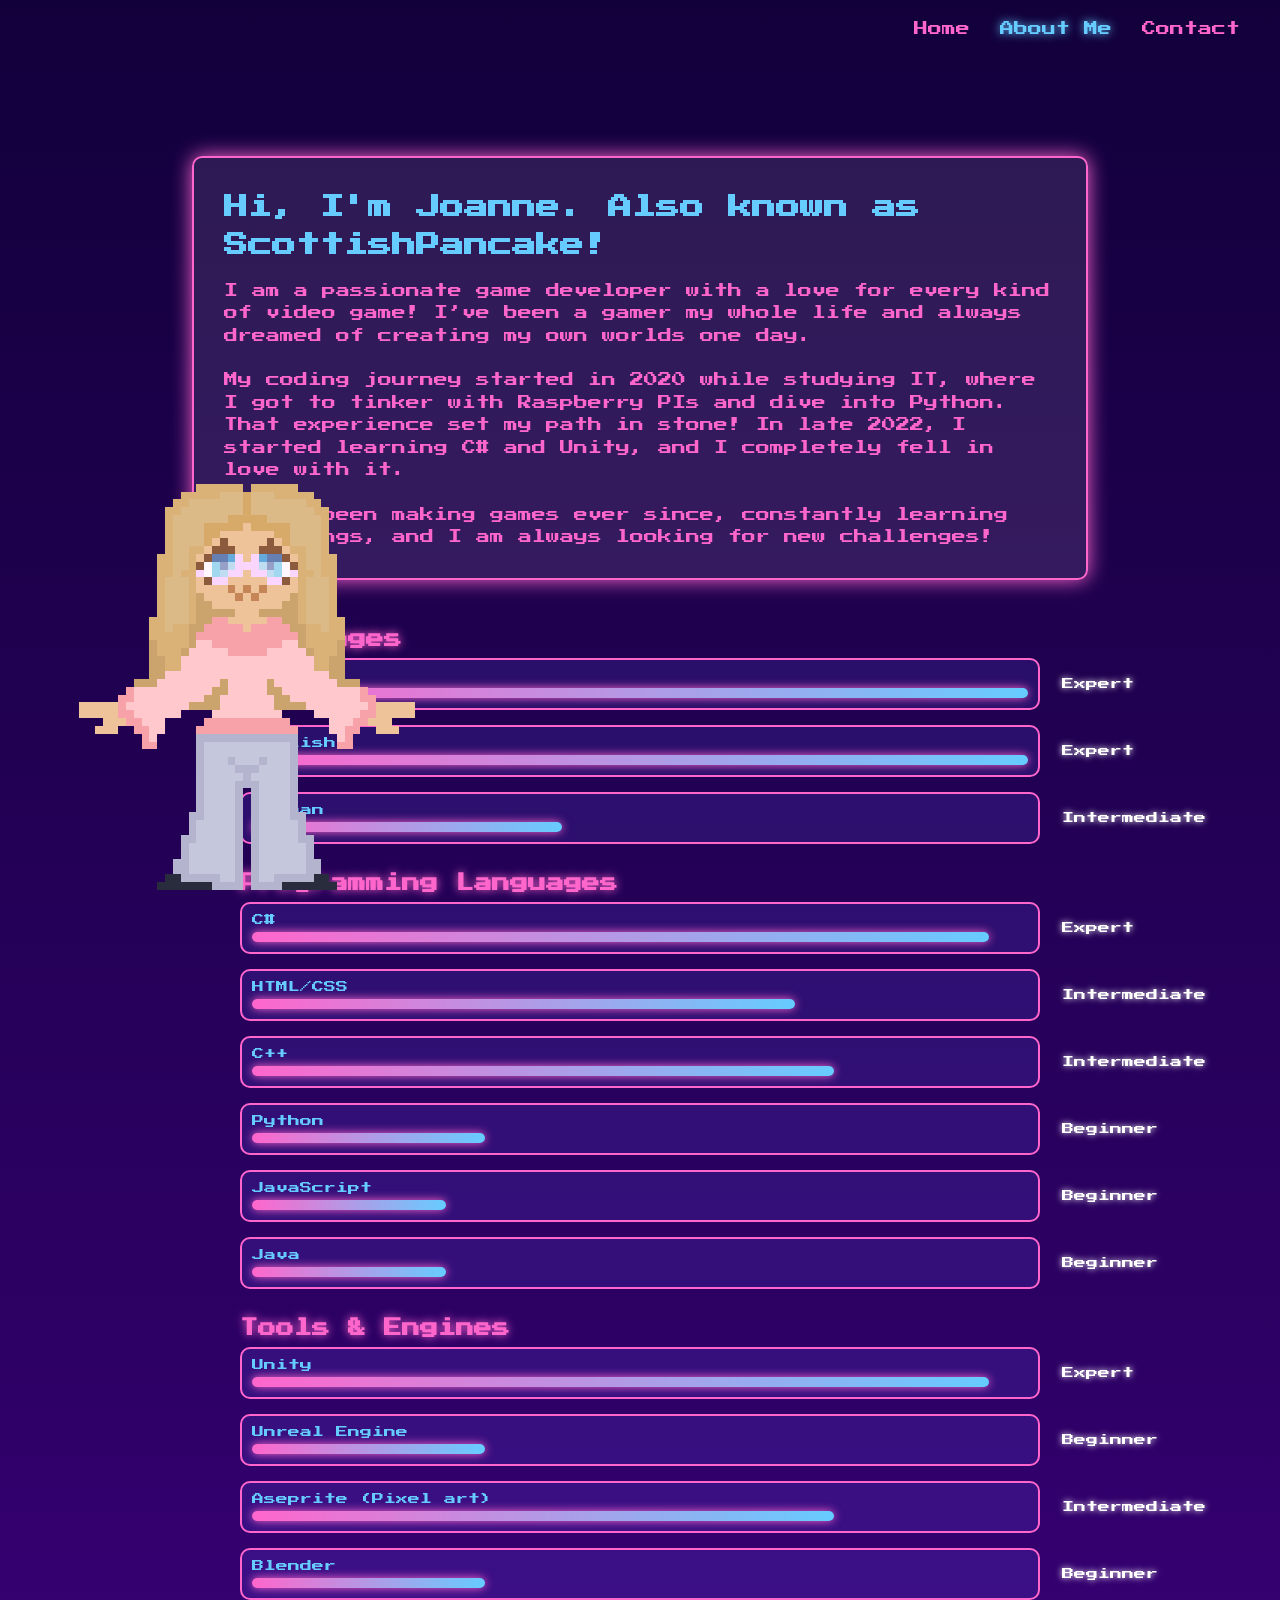
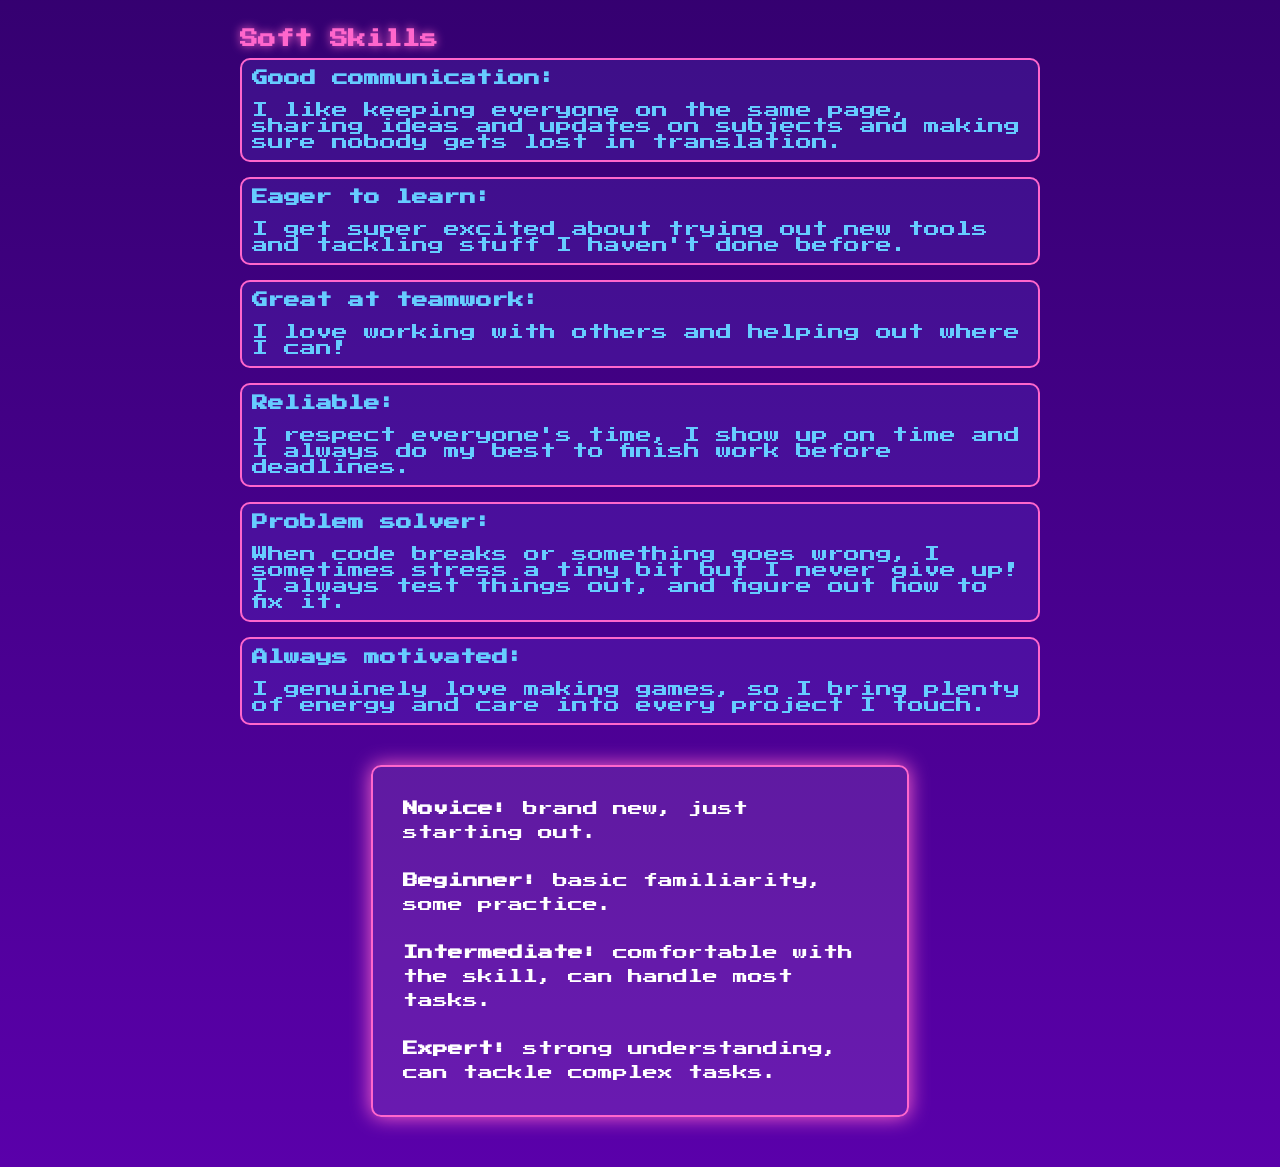
<file: Pages/about.html>
<!doctype html>
<html lang="en">
  <head>
    <meta charset="UTF-8" />

    <meta name="viewport" content="width=device-width, initial-scale=1.0" />

    <title>About Me - Scottish Pancake</title>

    <!-- Google Pixel Font -->

    <link
      href="https://fonts.googleapis.com/css2?family=Press+Start+2P&display=swap"
      rel="stylesheet"
    />

    <!-- Main CSS -->

    <link rel="stylesheet" href="../CSS/style.css" />
  </head>

  <body>
    <!-- NAVIGATION -->

    <header class="main-header">
      <nav class="nav-bar">
        <ul>
          <li>
            <a href="../index.html"> Home </a>
          </li>

          <li>
            <a href="about.html" class="active"> About Me </a>
          </li>

          <li>
            <a href="contact.html"> Contact </a>
          </li>
        </ul>
      </nav>
    </header>

    <!-- INTRO BOX -->

    <section class="intro-box">
      <h1>Hi, I'm Joanne. Also known as ScottishPancake!</h1>

      <p>
        I am a passionate game developer with a love for every kind of video game! I’ve been a gamer my whole life and always dreamed of creating my own worlds one day. <br> <br>
       My coding journey started in 2020 while studying IT, where I got to tinker with Raspberry PIs and dive into Python. That experience set my path in stone! In late 2022, I started learning C# and Unity, and I completely fell in love with it. <br><br>
        I have been making games ever since, constantly learning new things, and I am always looking for new challenges!
      </p>
    </section>

    <!-- SKILLS SECTION -->

    <section class="skills-section">
      <h2>Languages</h2>

      <div class="skill-bar">
        <p>Dutch</p>

        <div class="skill-fill" style="width: 100%"></div>

        <span class="skill-label"> Expert </span>
      </div>

      <div class="skill-bar">
        <p>English</p>

        <div class="skill-fill" style="width: 100%"></div>

        <span class="skill-label"> Expert </span>
      </div>

      <div class="skill-bar">
        <p>German</p>

        <div class="skill-fill" style="width: 40%"></div>

        <span class="skill-label"> Intermediate </span>
      </div>

      <h2>Programming Languages</h2>

      <div class="skill-bar">
        <p>C#</p>

        <div class="skill-fill" style="width: 95%"></div>

        <span class="skill-label"> Expert </span>
      </div>

      <div class="skill-bar">
        <p>HTML/CSS</p>

        <div class="skill-fill" style="width: 70%"></div>

        <span class="skill-label"> Intermediate </span>
      </div>

      <div class="skill-bar">
        <p>C++</p>

        <div class="skill-fill" style="width: 75%"></div>

        <span class="skill-label"> Intermediate </span>
      </div>

      <div class="skill-bar">
        <p>Python</p>

        <div class="skill-fill" style="width: 30%"></div>

        <span class="skill-label"> Beginner </span>
      </div>

      <div class="skill-bar">
        <p>JavaScript</p>

        <div class="skill-fill" style="width: 25%"></div>

        <span class="skill-label"> Beginner </span>
      </div>

      <div class="skill-bar">
        <p>Java</p>

        <div class="skill-fill" style="width: 25%"></div>

        <span class="skill-label"> Beginner </span>
      </div>

      <h2>Tools & Engines</h2>

      <div class="skill-bar">
        <p>Unity</p>

        <div class="skill-fill" style="width: 95%"></div>

        <span class="skill-label"> Expert </span>
      </div>

      <div class="skill-bar">
        <p>Unreal Engine</p>

        <div class="skill-fill" style="width: 30%"></div>

        <span class="skill-label"> Beginner </span>
      </div>

      <div class="skill-bar">
        <p>Aseprite (Pixel art)</p>

        <div class="skill-fill" style="width: 75%"></div>

        <span class="skill-label"> Intermediate </span>
      </div>

      <div class="skill-bar">
        <p>Blender</p>

        <div class="skill-fill" style="width: 30%"></div>

        <span class="skill-label"> Beginner </span>
      </div>

      <h2>Soft Skills</h2>
      <div class="skill-bar">
      <strong>Good communication:</strong> <br> <br> 
      I like keeping everyone on the same page, sharing ideas and updates on subjects and making sure nobody gets lost in translation.
      </div>

      <div class="skill-bar">
      <strong>Eager to learn:</strong> <br> <br>  
      I get super excited about trying out new tools and tackling stuff I haven't done before.
      </div>

      <div class="skill-bar">
      <strong>Great at teamwork:</strong> <br> <br> 
      I love working with others and helping out where I can!
      </div>

      <div class="skill-bar">
      <strong>Reliable:</strong> <br> <br>  
      I respect everyone's time, I show up on time and I always do my best to finish work before deadlines.
      </div>

      <div class="skill-bar">
      <strong>Problem solver:</strong>  <br> <br>  
      When code breaks or something goes wrong, I sometimes stress a tiny bit but I never give up!
      I always test things out, and figure out how to fix it.
      </div>

      <div class="skill-bar">
      <strong>Always motivated:</strong> <br> <br> 
      I genuinely love making games, so I bring plenty of energy and care into every project I touch.
      </div>

    </section>

    <!-- SKILL DESCRIPTION -->

    <section class="information-section">
      <p>
        <strong>Novice:</strong>
        brand new, just starting out.
        <br /><br />

        <strong>Beginner:</strong>
        basic familiarity, some practice.
        <br /><br />

        <strong>Intermediate:</strong>
        comfortable with the skill, can handle most tasks.
        <br /><br />

        <strong>Expert:</strong>
        strong understanding, can tackle complex tasks.
      </p>
    </section>

    <!-- AVATAR -->

    <div>
      <img
        src="../Assets/Gifs/AvatarSprite.gif"
        class="pixel-avatar"
        alt="Pixel Avatar"
      />
    </div>

    <!-- JAVASCRIPT -->

    <script src="../JS/script.js"></script>
  </body>
</html>
</file>
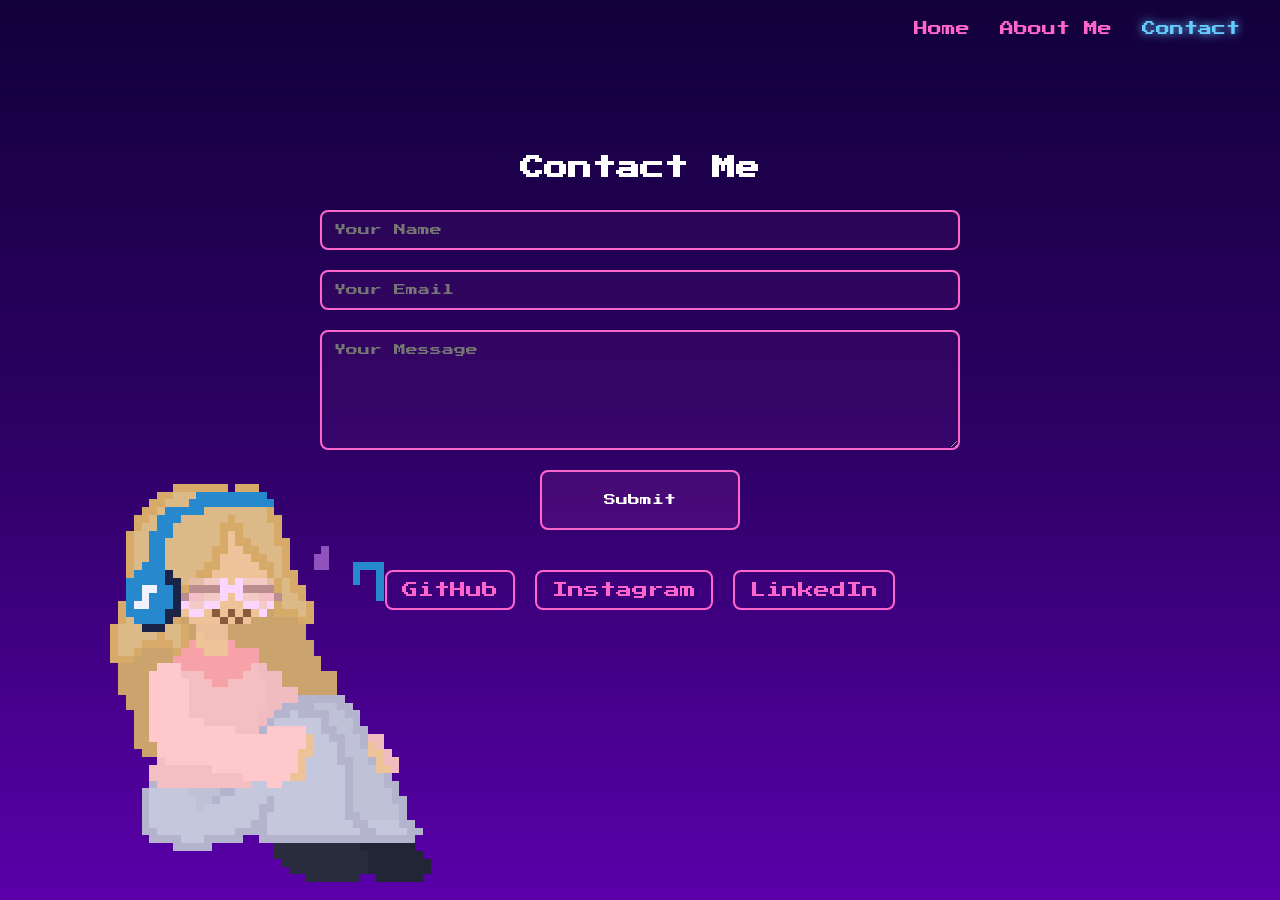
<file: Pages/contact.html>
<!doctype html>
<html lang="en">
  <head>
    <meta charset="UTF-8" />
    <meta name="viewport" content="width=device-width, initial-scale=1.0" />
    <title>Contact - Scottish Pancake</title>

    <link
      href="https://fonts.googleapis.com/css2?family=Press+Start+2P&display=swap"
      rel="stylesheet"
    />

    <link rel="stylesheet" href="../CSS/style.css" />
  </head>

  <body>
    <header class="main-header">
      <nav class="nav-bar">
        <ul>
          <li>
            <a href="../index.html"> Home </a>
          </li>
          <li>
            <a href="about.html"> About Me </a>
          </li>
          <li>
            <a href="contact.html" class="active"> Contact </a>
          </li>
        </ul>
      </nav>
    </header>

    <section class="contact-section">
      <h1>Contact Me</h1>

      <form
        class="contact-form"
        action="https://formspree.io/f/mvkorgol"
        method="POST"
      >
        <input type="text" name="name" placeholder="Your Name" required />

        <input type="email" name="email" placeholder="Your Email" required />

        <textarea name="message" placeholder="Your Message" required></textarea>

        <button type="submit" class="btn">Submit</button>
      </form>

      <div class="social-links">
        <a href="https://github.com/ScottishPancake05" target="_blank">
          GitHub
        </a>
        <a href="https://instagram.com/" target="_blank"> Instagram </a>
        <a
          href="https://www.linkedin.com/in/joanne-corbett-9a57ab2bb/?isSelfProfile=true"
          target="_blank"
        >
          LinkedIn
        </a>
      </div>
    </section>

    <div>
      <img
        src="../Assets/Gifs/AvatarSpriteSIT.gif"
        class="pixel-avatar"
        alt="Pixel Avatar sitting"
      />
    </div>

    <script src="../JS/script.js"></script>
  </body>
</html>
</file>
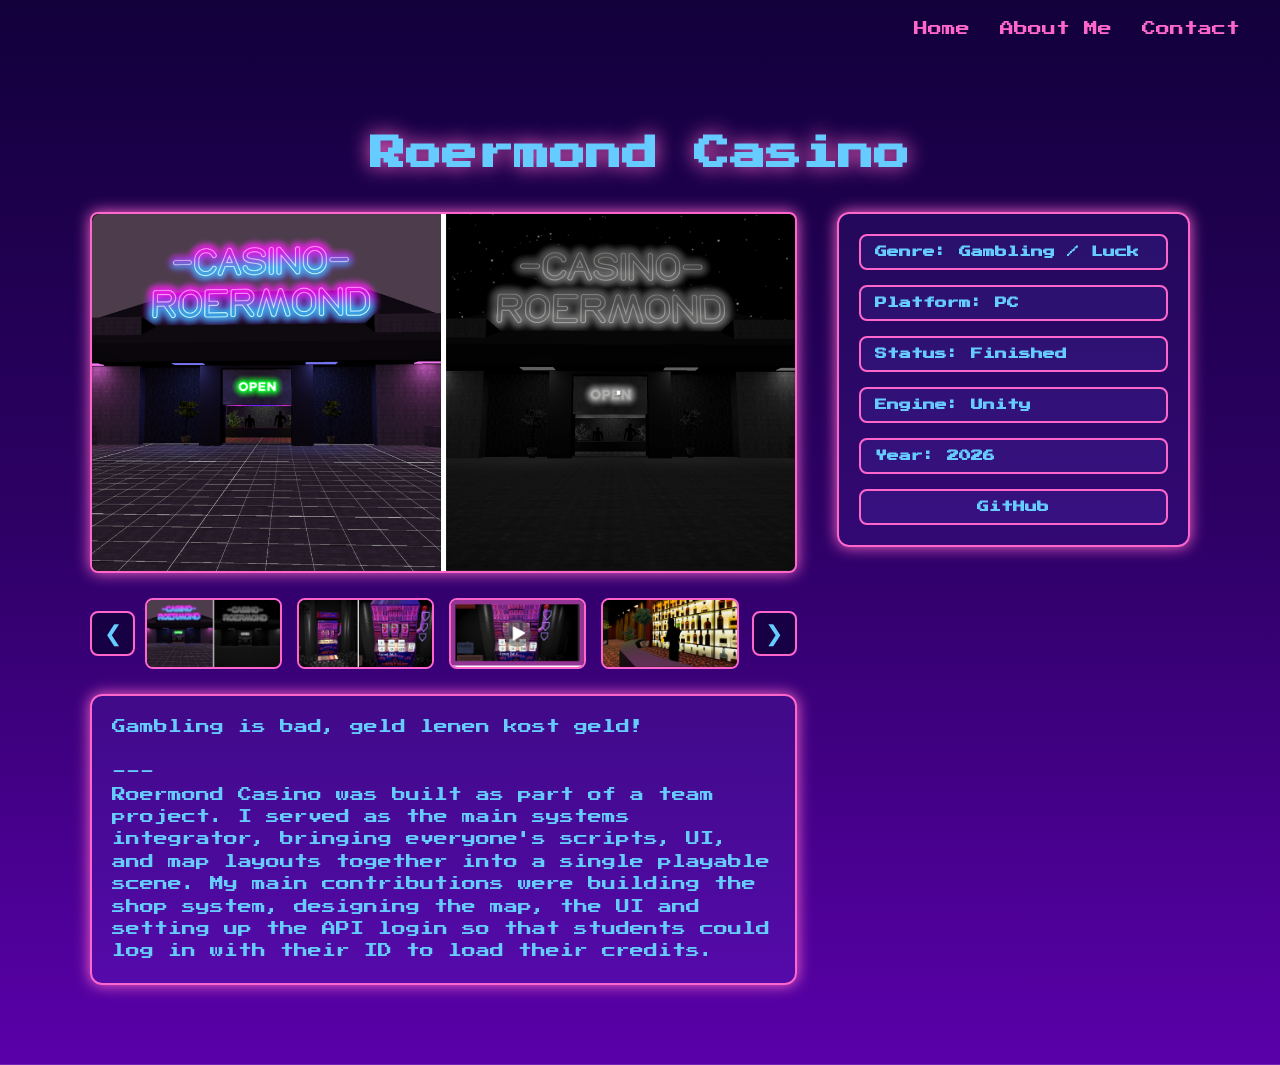
<file: Projects/Casino.html>
<!doctype html>
<html lang="en">
  <head>
    <meta charset="UTF-8" />
    <meta name="viewport" content="width=device-width, initial-scale=1.0" />
    <title>Casino - Scottish Pancake</title>

    <link
      href="https://fonts.googleapis.com/css2?family=Press+Start+2P&display=swap"
      rel="stylesheet"
    />

    <link rel="stylesheet" href="../CSS/style.css" />

    <link rel="stylesheet" href="../CSS/project-detail.css" />
  </head>

  <body>
    <header class="main-header">
      <nav class="nav-bar">
        <ul>
          <li> <a href="../index.html"> Home </a> </li>
          <li> <a href="../Pages/about.html"> About Me </a> </li>
          <li> <a href="../Pages/contact.html"> Contact </a> </li>
        </ul>
      </nav>
    </header>

    <section class="project-detail">
      <h1>Roermond Casino</h1>

      <div class="project-flex">
        <div class="project-left">
          <div class="main-showcase">
            <img src="../Assets/Images/Casino/front.png" alt="Project Screenshot" class="main-image" id="mainImage"/>

            <div class="video-container" id="videoContainer" style="display: none">
             
              <video id="mainVideo" autoplay loop playsinline class="main-video" ></video>

              <div class="custom-video-controls">
                <button type="button" id="playPauseBtn" class="vapor-btn"> ⏸ </button>

                <div class="progress-bar-wrapper" id="progressWrapper">
                  <div class="progress-bar-fill" id="progressFill"></div>
                </div>
              </div>
            </div>
          </div>

          <div class="thumbnail-gallery">
            <button class="gallery-arrow left" onclick="scrollThumbnails(-1)"> &#10094; </button>

            <div class="thumbnail-window">
              <div class="thumbnails">

                <img src="../Assets/Images/Casino/front.png" 
                onclick=" changeShowcase('../Assets/Images/Casino/front.png',)" alt="Project image 1" />

                 <img src="../Assets/Images/Casino/slotMachine.png" 
                onclick=" changeShowcase('../Assets/Images/Casino/slotMachine.png',)" alt="Project image 2" />

                <img src="../Assets/Images/Casino/slotthumbnail.png" 
                onclick=" changeShowcase('../Assets/Videos/Casino/Welcome.mp4',)" alt="Project image 3" />

                 <img src="../Assets/Images/Casino/bartender.png" 
                onclick=" changeShowcase('../Assets/Images/Casino/bartender.png',)" alt="Project image 4" />

                 <img src="../Assets/Images/Casino/barShot.png" 
                onclick=" changeShowcase('../Assets/Images/Casino/barShot.png',)" alt="Project image 5" />

                <img src="../Assets/Images/Casino/shop.png" 
                onclick=" changeShowcase('../Assets/Images/Casino/shop.png',)" alt="Project image 6" />

                <img src="../Assets/Images/Casino/table.png" 
                onclick=" changeShowcase('../Assets/Images/Casino/table.png',)" alt="Project image 7" />

                <img src="../Assets/Images/Casino/tablethumbnail.png" 
                onclick=" changeShowcase('../Assets/Videos/Casino/Cardtable.mp4',)" alt="Project image 8" />

                <img src="../Assets/Images/Casino/smokethumbnail.png" 
                onclick=" changeShowcase('../Assets/Videos/Casino/Smoking.mp4',)" alt="Project image 9" />

              </div>
            </div>

            <button class="gallery-arrow right" onclick="scrollThumbnails(1)"> &#10095; </button>
          </div>

          <div class="project-summary"> <p> Gambling is bad, geld lenen kost geld! <br>
          <br> --- <br>
        Roermond Casino was built as part of a team project. I served as the main systems integrator, bringing everyone's scripts, UI, and map layouts together into a single playable scene. 
        My main contributions were building the shop system, designing the map, the UI and setting up the API login so that students could log in with their ID to load their credits.  </p> </div>
        </div>

        <div class="project-right">
          <div class="info-card">
            <p>
              <strong> Genre: Gambling / Luck </strong>
            </p>

            <p>
              <strong> Platform: PC </strong>
            </p>

            <p>
              <strong> Status: Finished </strong>
            </p>

            <p>
              <strong> Engine: Unity </strong>
            </p>

            <p>
              <strong> Year: 2026 </strong>
            </p>

            <a href="https://github.com/ScottishPancakeSchoolaccount" target="_blank" class="info-btn">
              <strong> GitHub </strong>
            </a>
          </div>
        </div>
      </div>
    </section>

    <script src="../JS/script.js"></script>
  </body>
</html>
</file>
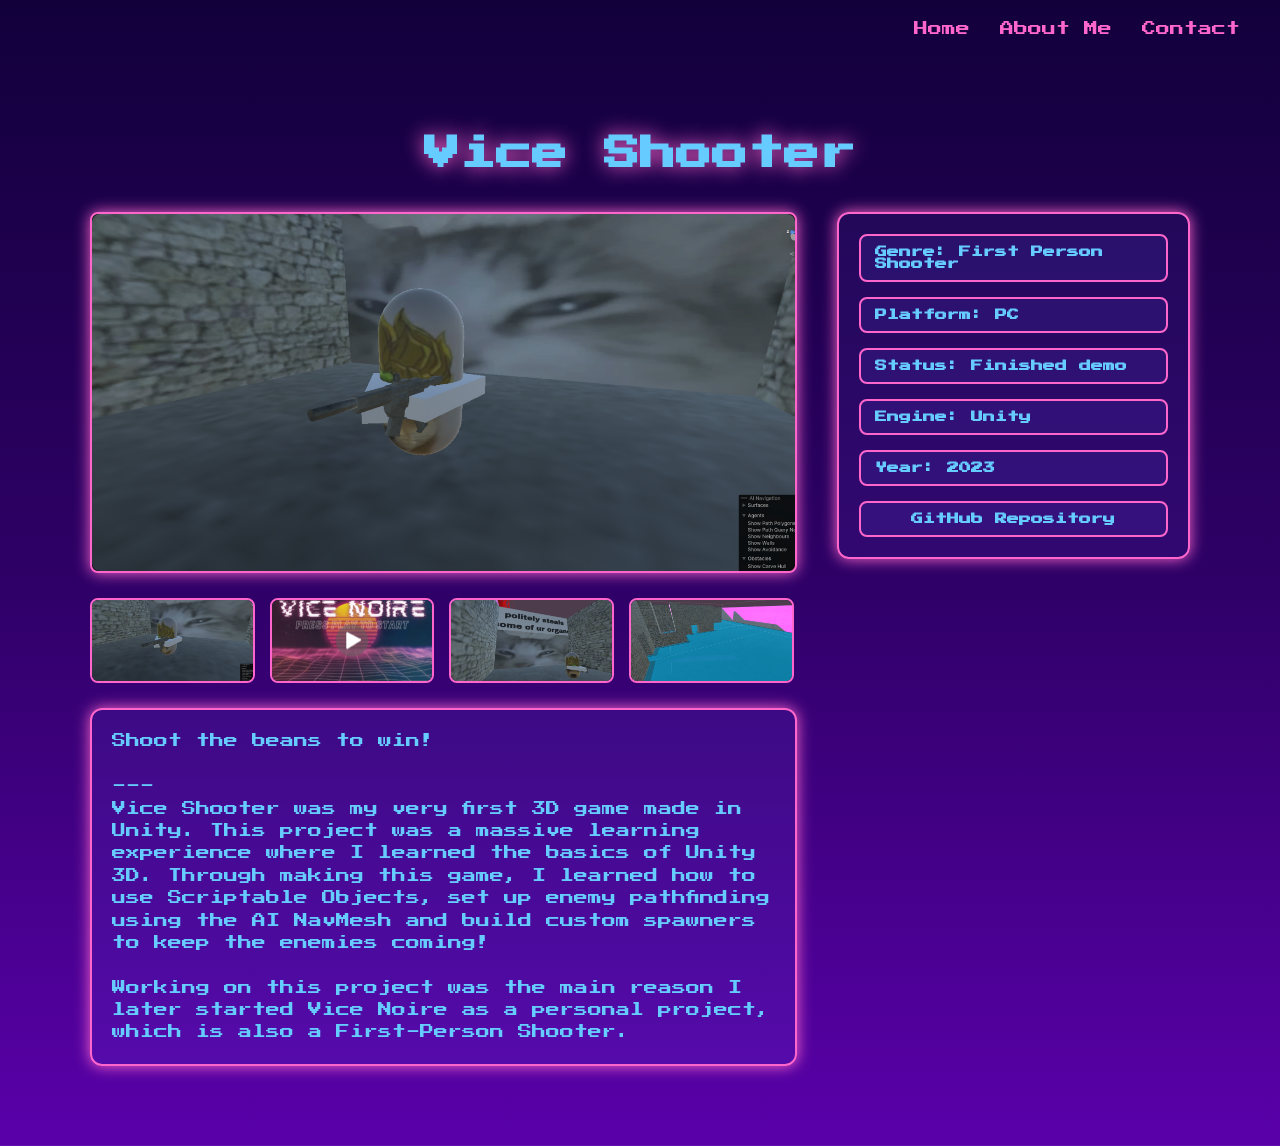
<file: Projects/FPS.html>
<!doctype html>
<html lang="en">
  <head>
    <meta charset="UTF-8" />
    <meta name="viewport" content="width=device-width, initial-scale=1.0" />
    <title>Vice Shooter - Scottish Pancake</title>

    <link
      href="https://fonts.googleapis.com/css2?family=Press+Start+2P&display=swap"
      rel="stylesheet"
    />

    <link rel="stylesheet" href="../CSS/style.css" />

    <link rel="stylesheet" href="../CSS/project-detail.css" />
  </head>

  <body>
    <header class="main-header">
      <nav class="nav-bar">
        <ul>
          <li> <a href="../index.html"> Home </a> </li>
          <li> <a href="../Pages/about.html"> About Me </a> </li>
          <li> <a href="../Pages/contact.html"> Contact </a> </li>
        </ul>
      </nav>
    </header>

    <section class="project-detail">
      <h1>Vice Shooter</h1>

      <div class="project-flex">
        <div class="project-left">
          <div class="main-showcase">
            <img src="../Assets/Images/ViceShooter/player.png" alt="Project Screenshot" class="main-image" id="mainImage"/>

            <div class="video-container" id="videoContainer" style="display: none">
             
              <video id="mainVideo" autoplay loop playsinline class="main-video" ></video>

              <div class="custom-video-controls">

                <button type="button" id="playPauseBtn" class="vapor-btn"> ⏸ </button>
                <div class="progress-bar-wrapper" id="progressWrapper">
                <div class="progress-bar-fill" id="progressFill"></div>

                </div>
              </div>
            </div>
          </div>

          <div class="thumbnail-gallery">

            <div class="thumbnail-window">
              <div class="thumbnails">

               <img src="../Assets/Images/ViceShooter/player.png" 
                onclick=" changeShowcase('../Assets/Images/ViceShooter/player.png',)" alt="Project image 1" />

                <img src="../Assets/Images/ViceShooter/thumbnail.png" 
                onclick=" changeShowcase('../Assets/Videos/ViceShooter/Viceshootervideo.mp4',)" alt="Project image 2" />

                <img src="../Assets/Images/ViceShooter/player2.png" 
                onclick=" changeShowcase('../Assets/Images/ViceShooter/player2.png',)" alt="Project image 3" />

                <img src="../Assets/Images/ViceShooter/aiNav.png" 
                onclick=" changeShowcase('../Assets/Images/ViceShooter/aiNav.png',)" alt="Project image 4" />

              </div>
            </div>

          </div>

          <div class="project-summary"> 
            <p> 
              Shoot the beans to win!
              <br> <br> --- <br>
              Vice Shooter was my very first 3D game made in Unity.
              This project was a massive learning experience where I learned the basics of Unity 3D.
              Through making this game, I learned how to use Scriptable Objects, set up enemy pathfinding using the AI NavMesh and build custom spawners to keep the enemies coming!
              <br> <br> 
              Working on this project was the main reason I later started Vice Noire as a personal project, which is also a First-Person Shooter.
            </p>
           </div>
        </div>

        <div class="project-right">
          <div class="info-card">
            <p>
              <strong> Genre: First Person Shooter</strong>
            </p>

            <p>
              <strong> Platform: PC </strong>
            </p>

            <p>
              <strong> Status: Finished demo </strong>
            </p>

            <p>
              <strong> Engine: Unity </strong>
            </p>

            <p>
              <strong> Year: 2023 </strong>
            </p>

            <a href="https://github.com/ScottishPancakeSchoolaccount/First-Person-Shooter" target="_blank" class="info-btn">
              <strong> GitHub Repository </strong>
            </a>
          </div>
        </div>
      </div>
    </section>

    <script src="../JS/script.js"></script>
  </body>
</html>
</file>
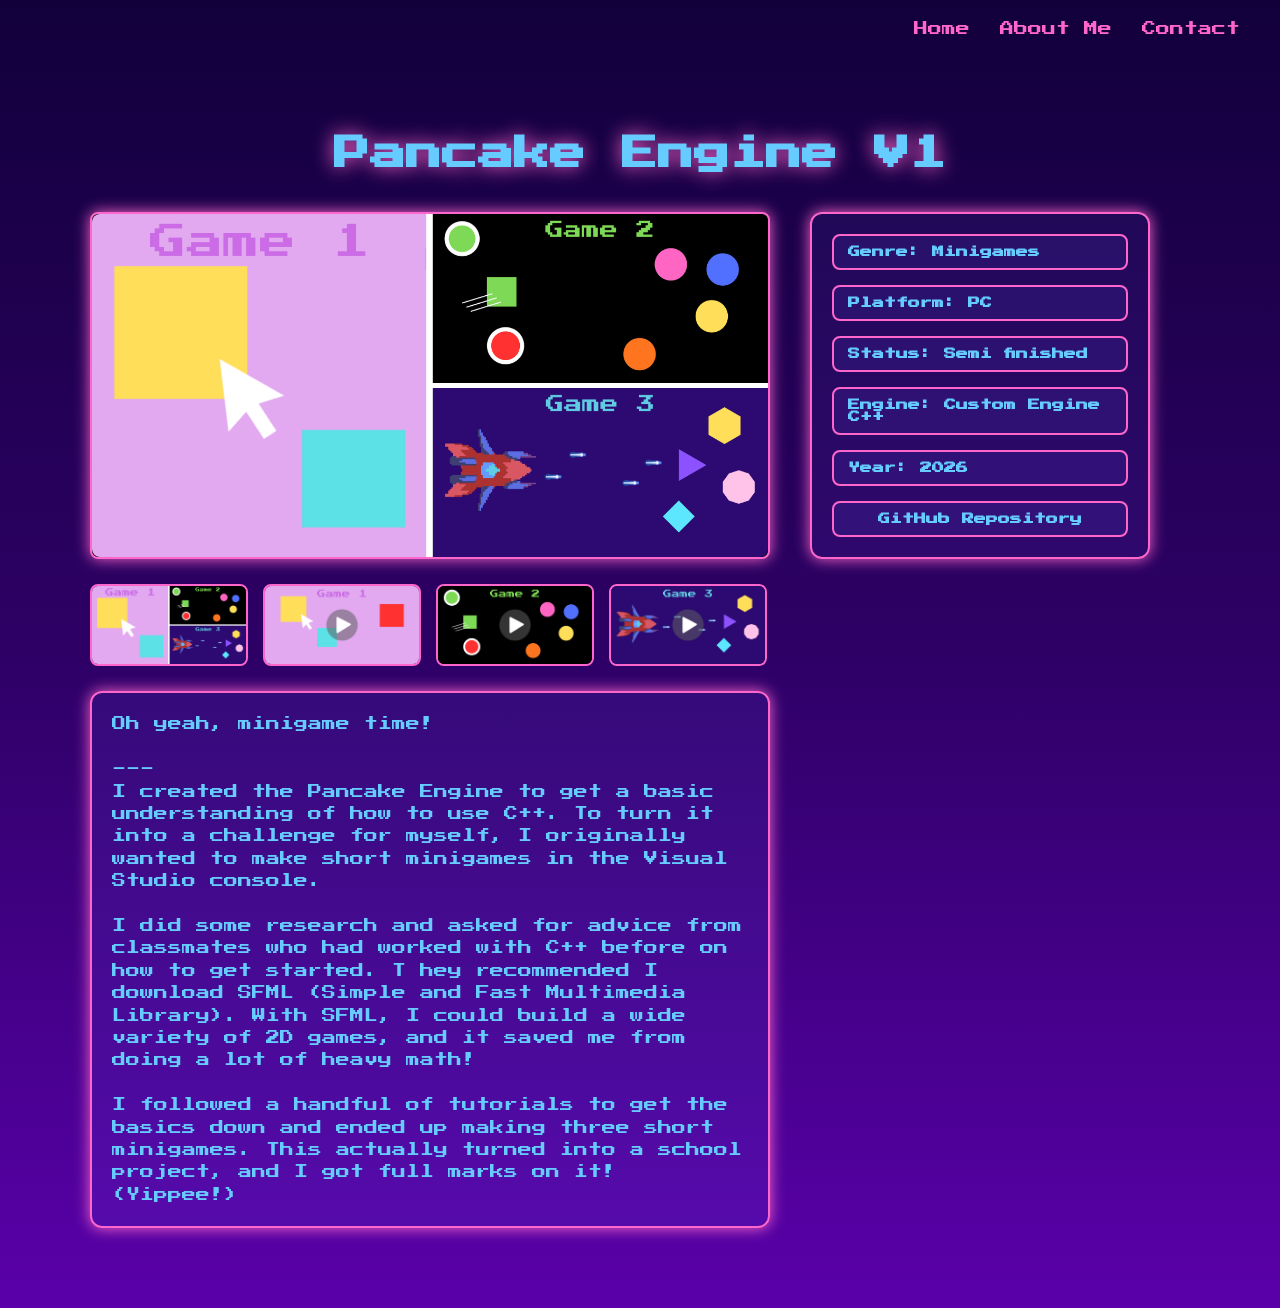
<file: Projects/GameEngine.html>
<!doctype html>
<html lang="en">
  <head>
    <meta charset="UTF-8" />
    <meta name="viewport" content="width=device-width, initial-scale=1.0" />
    <title>PancakeEngine - Scottish Pancake</title>

    <link
      href="https://fonts.googleapis.com/css2?family=Press+Start+2P&display=swap"
      rel="stylesheet"
    />

    <link rel="stylesheet" href="../CSS/style.css" />

    <link rel="stylesheet" href="../CSS/project-detail.css" />
  </head>

  <body>
    <header class="main-header">
      <nav class="nav-bar">
        <ul>
          <li> <a href="../index.html"> Home </a> </li>
          <li> <a href="../Pages/about.html"> About Me </a> </li>
          <li> <a href="../Pages/contact.html"> Contact </a> </li>
        </ul>
      </nav>
    </header>

    <section class="project-detail">
      <h1>Pancake Engine V1</h1>

      <div class="project-flex">
        <div class="project-left">
          <div class="main-showcase">
            <img src="../Assets/Images/OwnGameEngine/gameshow.png" alt="Project Screenshot" class="main-image" id="mainImage"/>

            <div class="video-container" id="videoContainer" style="display: none">
             
              <video id="mainVideo" autoplay loop muted playsinline class="main-video" ></video>

              <div class="custom-video-controls">
                <button type="button" id="playPauseBtn" class="vapor-btn"> ⏸ </button>

                <div class="progress-bar-wrapper" id="progressWrapper">
                  <div class="progress-bar-fill" id="progressFill"></div>
                </div>
              </div>
            </div>
          </div>

          <div class="thumbnail-gallery">

            <div class="thumbnail-window">
              <div class="thumbnails">

                <img src="../Assets/Images/OwnGameEngine/gameshow.png" 
                onclick=" changeShowcase('../Assets/Images/OwnGameEngine/gameshow.png',)" alt="Project image 1" />

                <img src="../Assets/Images/OwnGameEngine/game1.png" 
                onclick=" changeShowcase('../Assets/Videos/OwnGameEngine/gameOne.mp4',)" alt="Project image 1" />

                <img src="../Assets/Images/OwnGameEngine/game2.png" 
                onclick=" changeShowcase('../Assets/Videos/OwnGameEngine/gameTwo.mp4',)" alt="Project image 1" />

                <img src="../Assets/Images/OwnGameEngine/game3.png" 
                onclick=" changeShowcase('../Assets/Videos/OwnGameEngine/gameThree.mp4',)" alt="Project image 1" />

              </div>
            </div>

          </div>

          <div class="project-summary"> 
            <p> 
              Oh yeah, minigame time! 
              <br> <br> --- <br>
              I created the Pancake Engine to get a basic understanding of how to use C++. 
              To turn it into a challenge for myself, I originally wanted to make short minigames in the Visual Studio console.
              <br> <br>
              I did some research and asked for advice from classmates who had worked with C++ before on how to get started. T
              hey recommended I download SFML (Simple and Fast Multimedia Library). 
              With SFML, I could build a wide variety of 2D games, and it saved me from doing a lot of heavy math!
              <br><br>
              I followed a handful of tutorials to get the basics down and ended up making three short minigames. 
              This actually turned into a school project, and I got full marks on it! (Yippee!)
            </p> 
          </div>
        </div>

        <div class="project-right">
          <div class="info-card">
            <p>
              <strong> Genre: Minigames </strong>
            </p>

            <p>
              <strong> Platform: PC </strong>
            </p>

            <p>
              <strong> Status: Semi finished </strong>
            </p>

            <p>
              <strong> Engine: Custom Engine C++</strong>
            </p>

            <p>
              <strong> Year: 2026 </strong>
            </p>

            <a href="https://github.com/ScottishPancake05/PancakeEngine-V1" target="_blank" class="info-btn">
              <strong> GitHub Repository </strong>
          </div>
        </div>
      </div>
    </section>

    <script src="../JS/script.js"></script>
  </body>
</html>
</file>
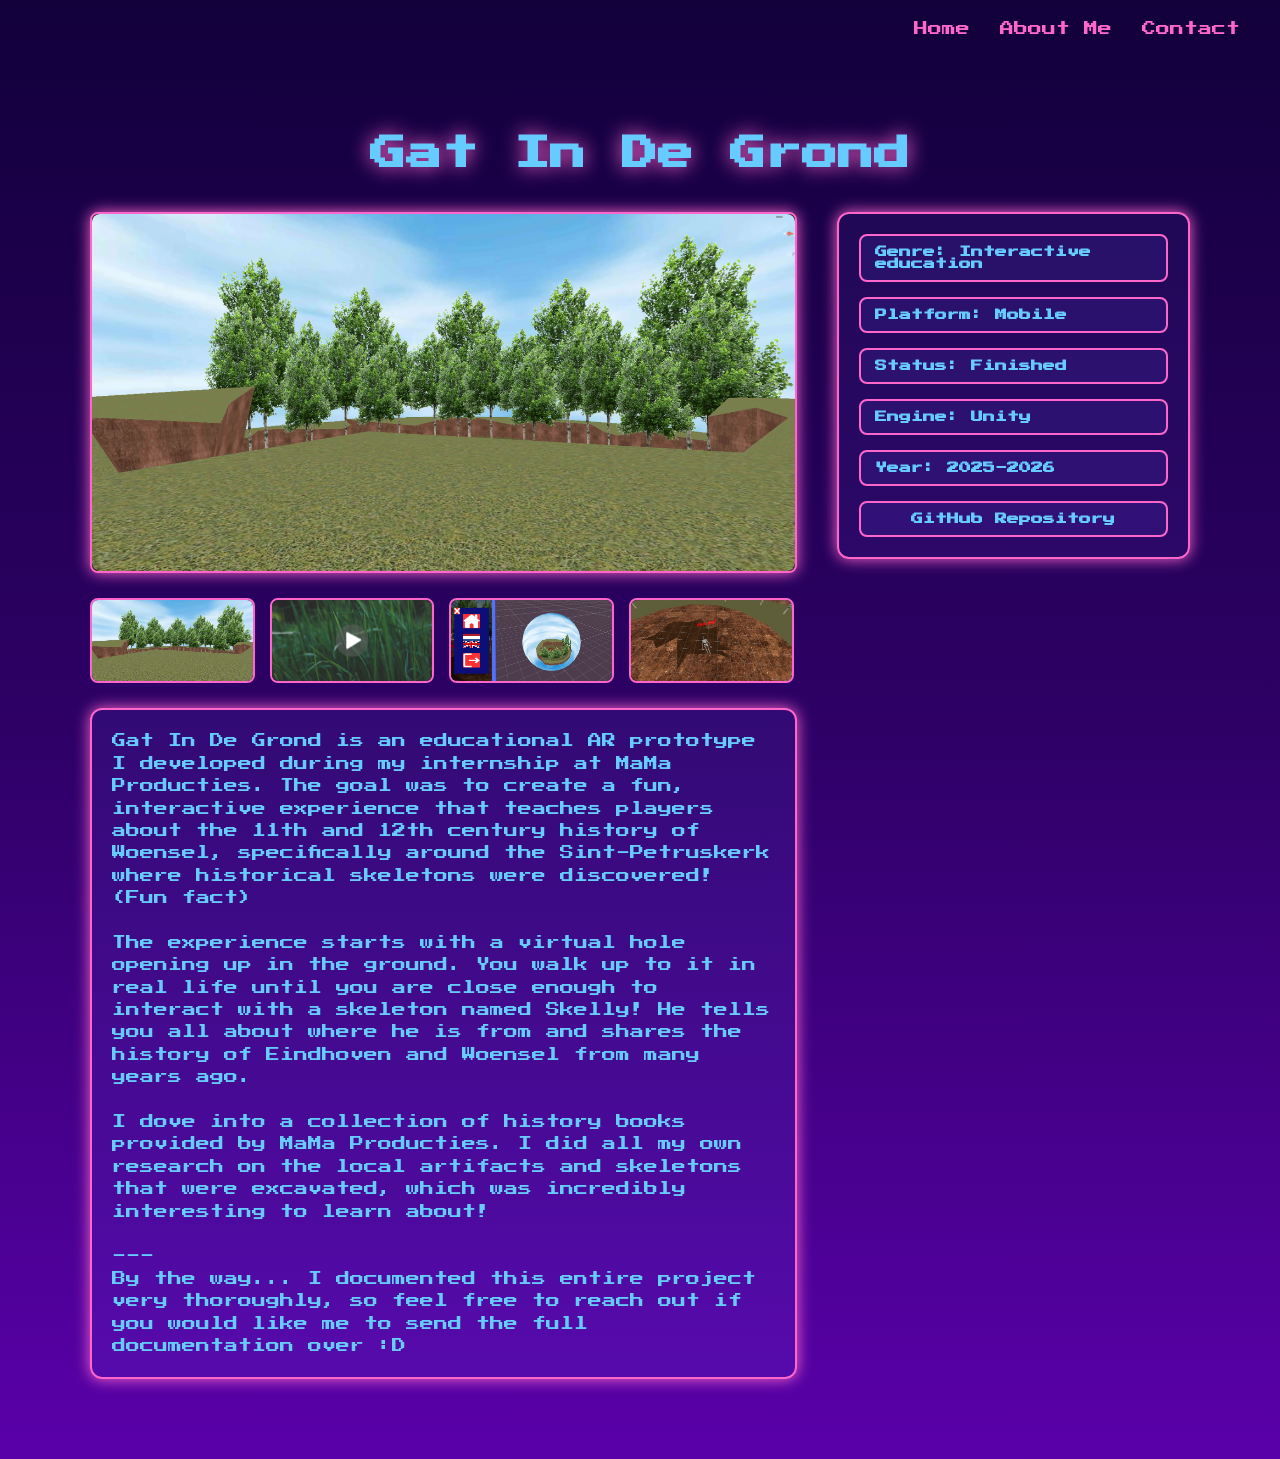
<file: Projects/GatInDeGrond.html>
<!doctype html>
<html lang="en">
  <head>
    <meta charset="UTF-8" />
    <meta name="viewport" content="width=device-width, initial-scale=1.0" />
    <title>Project - Scottish Pancake</title>

    <link
      href="https://fonts.googleapis.com/css2?family=Press+Start+2P&display=swap"
      rel="stylesheet"
    />

    <link rel="stylesheet" href="../CSS/style.css" />

    <link rel="stylesheet" href="../CSS/project-detail.css" />
  </head>

  <body>
    <header class="main-header">
      <nav class="nav-bar">
        <ul>
          <li> <a href="../index.html"> Home </a> </li>
          <li> <a href="../Pages/about.html"> About Me </a> </li>
          <li> <a href="../Pages/contact.html"> Contact </a> </li>
        </ul>
      </nav>
    </header>

    <section class="project-detail">
      <h1>Gat In De Grond</h1>

      <div class="project-flex">
        <div class="project-left">
          <div class="main-showcase">
            <img src="../Assets/Images/GatInDeGrond/map2.png" alt="Project Screenshot" class="main-image" id="mainImage"/>

            <div class="video-container" id="videoContainer" style="display: none">
             
              <video id="mainVideo" autoplay loop playsinline class="main-video" ></video>

              <div class="custom-video-controls">
                <button type="button" id="playPauseBtn" class="vapor-btn"> ⏸ </button>

                <div class="progress-bar-wrapper" id="progressWrapper">
                  <div class="progress-bar-fill" id="progressFill"></div>
                </div>
              </div>
            </div>
          </div>

          <div class="thumbnail-gallery">

            <div class="thumbnail-window">
              <div class="thumbnails">

                <img src="../Assets/Images/GatInDeGrond/map2.png" 
                 onclick=" changeShowcase('../Assets/Images/GatInDeGrond/map2.png',)" alt="Project image 1" />

                <img src="../Assets/Images/GatInDeGrond/thumbnail.png" 
                onclick=" changeShowcase('../Assets/Videos/GatInDeGrond/preview.mp4',)" alt="Project image 2" />

                <img src="../Assets/Images/GatInDeGrond/map.png" 
                onclick=" changeShowcase('../Assets/Images/GatInDeGrond/map.png',)" alt="Project image 3" />

                <img src="../Assets/Images/GatInDeGrond/skelly.png" 
                onclick=" changeShowcase('../Assets/Images/GatInDeGrond/skelly.png',)" alt="Project image 4" />

              </div>
            </div>

          </div>

          <div class="project-summary">
             <p> 
              Gat In De Grond is an educational AR prototype I developed during my internship at MaMa Producties. The goal was to create a fun, 
              interactive experience that teaches players about the 11th and 12th century history of Woensel, 
              specifically around the Sint-Petruskerk where historical skeletons were discovered! (Fun fact)
              <br><br> 
              The experience starts with a virtual hole opening up in the ground. 
              You walk up to it in real life until you are close enough to interact with a skeleton named Skelly! 
              He tells you all about where he is from and shares the history of Eindhoven and Woensel from many years ago.
              <br><br>
              I dove into a collection of history books provided by MaMa Producties.
              I did all my own research on the local artifacts and skeletons that were excavated, which was incredibly interesting to learn about!
              <br><br> --- <br> 
              By the way... I documented this entire project very thoroughly, so feel free to reach out if you would like me to send the full documentation over :D
             </p>
            
          </div>
        </div>

        <div class="project-right">
          <div class="info-card">
            <p>
              <strong> Genre: Interactive education </strong>
            </p>

            <p>
              <strong> Platform: Mobile </strong>
            </p>

            <p>
              <strong> Status: Finished </strong>
            </p>

            <p>
              <strong> Engine: Unity </strong>
            </p>

            <p>
              <strong> Year: 2025-2026 </strong>
            </p>

            <a href="https://github.com/ScottishPancake05/MMPRO_GatInGrond" target="_blank" class="info-btn">
              <strong> GitHub Repository </strong>
            </a>
          </div>
        </div>
      </div>
    </section>

    <script src="../JS/script.js"></script>
  </body>
</html>
</file>
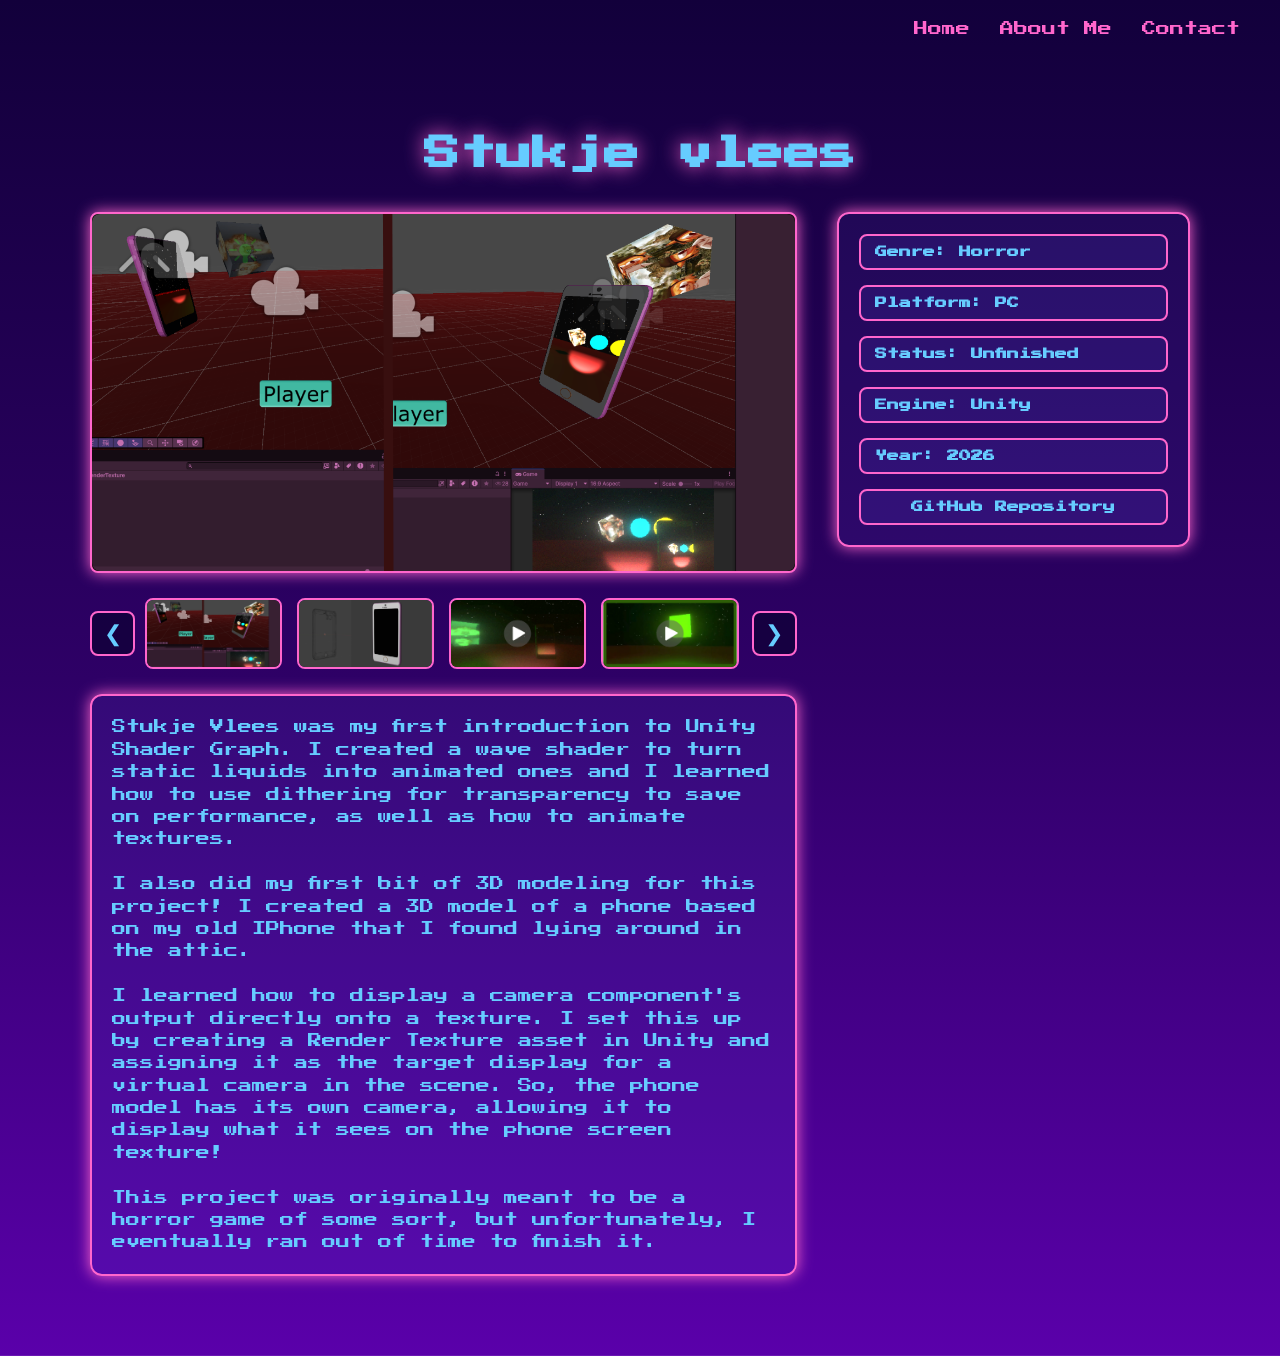
<file: Projects/StukjeVlees.html>
<!doctype html>
<html lang="en">
  <head>
    <meta charset="UTF-8" />
    <meta name="viewport" content="width=device-width, initial-scale=1.0" />
    <title>StukjeVlees - Scottish Pancake</title>

    <link
      href="https://fonts.googleapis.com/css2?family=Press+Start+2P&display=swap"
      rel="stylesheet"
    />

    <link rel="stylesheet" href="../CSS/style.css" />

    <link rel="stylesheet" href="../CSS/project-detail.css" />
  </head>

  <body>
    <header class="main-header">
      <nav class="nav-bar">
        <ul>
          <li> <a href="../index.html"> Home </a> </li>
          <li> <a href="../Pages/about.html"> About Me </a> </li>
          <li> <a href="../Pages/contact.html"> Contact </a> </li>
        </ul>
      </nav>
    </header>

    <section class="project-detail">
      <h1>Stukje vlees</h1>

      <div class="project-flex">
        <div class="project-left">
          <div class="main-showcase">
            <img src="../Assets/Images/StukjeVlees/stukjeVleesPhonetest.png" alt="Project Screenshot" class="main-image" id="mainImage"/>

            <div class="video-container" id="videoContainer" style="display: none">
             
              <video id="mainVideo" autoplay loop muted playsinline class="main-video" ></video>

              <div class="custom-video-controls">
                <button type="button" id="playPauseBtn" class="vapor-btn"> ⏸ </button>

                <div class="progress-bar-wrapper" id="progressWrapper">
                  <div class="progress-bar-fill" id="progressFill"></div>
                </div>
              </div>
            </div>
          </div>

          <div class="thumbnail-gallery">
            <button class="gallery-arrow left" onclick="scrollThumbnails(-1)"> &#10094; </button>

            <div class="thumbnail-window">
              <div class="thumbnails">

                <img src="../Assets/Images/StukjeVlees/stukjeVleesPhonetest.png" 
                onclick=" changeShowcase('../Assets/Images/StukjeVlees/stukjeVleesPhonetest.png',)" alt="Project image 1" />

                <img src="../Assets/Images/StukjeVlees/vleesPhone.png" 
                onclick=" changeShowcase('../Assets/Images/StukjeVlees/vleesPhone.png',)" alt="Project image 1" />

                <img src="../Assets/Images/StukjeVlees/phoneThumbnail.png" 
                onclick=" changeShowcase('../Assets/Videos/Vlees/Phonecamera.mp4',)" alt="Project image 1" />

                <img src="../Assets/Images/StukjeVlees/lanternThumbnail.png" 
                onclick=" changeShowcase('../Assets/Videos/Vlees/Light.mp4',)" alt="Project image 1" />

                <img src="../Assets/Images/StukjeVlees/wavesThumbnail.png" 
                onclick=" changeShowcase('../Assets/Videos/Vlees/Waves.mp4',)" alt="Project image 1" />

                <img src="../Assets/Images/StukjeVlees/waves2Thumbnail.png" 
                onclick=" changeShowcase('../Assets/Videos/Vlees/Waves2.mp4',)" alt="Project image 1" />

              </div>
            </div>

            <button class="gallery-arrow right" onclick="scrollThumbnails(1)"> &#10095; </button>
          </div>

          <div class="project-summary"> 
            <p> 
              Stukje Vlees was my first introduction to Unity Shader Graph. 
              I created a wave shader to turn static liquids into animated ones and I learned how to use dithering for transparency to save on performance, as well as how to animate textures.
              <br><br>
              I also did my first bit of 3D modeling for this project! I created a 3D model of a phone based on my old IPhone that I found lying around in the attic.
              <br><br> 
              I learned how to display a camera component's output directly onto a texture.
              I set this up by creating a Render Texture asset in Unity and assigning it as the target display for a virtual camera in the scene.
              So, the phone model has its own camera, allowing it to display what it sees on the phone screen texture!
              <br><br>
              This project was originally meant to be a horror game of some sort, but unfortunately, I eventually ran out of time to finish it.
            </p> 
          </div>
        </div>

        <div class="project-right">
          <div class="info-card">
            <p>
              <strong> Genre: Horror </strong>
            </p>

            <p>
              <strong> Platform: PC </strong>
            </p>

            <p>
              <strong> Status: Unfinished </strong>
            </p>

            <p>
              <strong> Engine: Unity </strong>
            </p>

            <p>
              <strong> Year: 2026 </strong>
            </p>

            <a href="https://github.com/ScottishPancake05/MMPRO_StukjeVlees" target="_blank" class="info-btn">
              <strong> GitHub Repository </strong>
            </a>
          </div>
        </div>
      </div>
    </section>

    <script src="../JS/script.js"></script>
  </body>
</html>
</file>
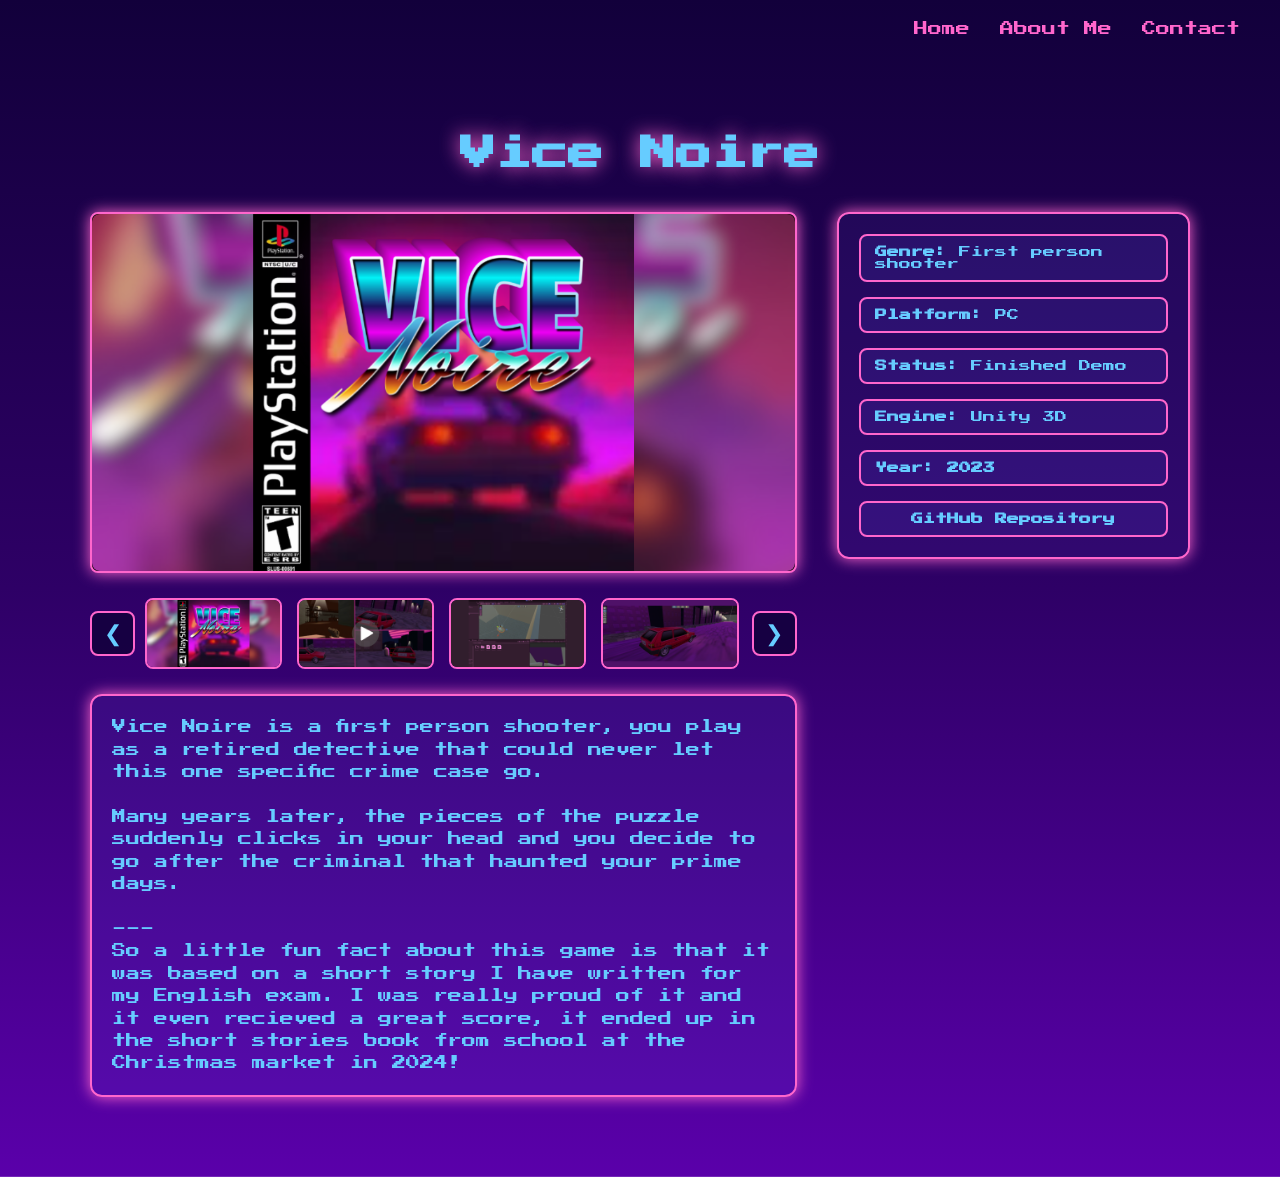
<file: Projects/ViceNoire.html>
<!doctype html>
<html lang="en">
  <head>
    <meta charset="UTF-8" />
    <meta name="viewport" content="width=device-width, initial-scale=1.0" />
    <title>Vice Noire - Scottish Pancake</title>

    <!-- Google Pixel Font -->
    <link
      href="https://fonts.googleapis.com/css2?family=Press+Start+2P&display=swap"
      rel="stylesheet"
    />

    <!-- Main CSS -->
    <link rel="stylesheet" href="../CSS/style.css" />

    <!-- Project CSS -->
    <link rel="stylesheet" href="../CSS/project-detail.css" />
  </head>

  <body>
    <!-- HEADER -->
    <header class="main-header">
      <nav class="nav-bar">
        <ul>
          <li>
            <a href="../index.html"> Home </a>
          </li>
          <li>
            <a href="../Pages/about.html"> About Me </a>
          </li>
          <li>
            <a href="../Pages/contact.html"> Contact </a>
          </li>
        </ul>
      </nav>
    </header>

    <!-- PROJECT DETAIL -->
    <section class="project-detail">
      <h1>Vice Noire</h1>

      <div class="project-flex">
        <!-- LEFT SIDE -->
        <div class="project-left">
          <div class="main-showcase">
            <!-- Showcase Image Element -->
            <img
              src="../Assets/Images/ViceNoire/Thumbnail.png"
              alt="Vice Noire Screenshot"
              class="main-image"
              id="mainImage"
            />

            <!-- Showcase Video Element with Custom Controls -->
            <div class="video-container" id="videoContainer" style="display: none" >
              <video id="mainVideo" autoplay muted loop playsinline class="main-video" ></video>

              <!-- Vaporwave Overlay Controls -->
              <div class="custom-video-controls">
                <button type="button" id="playPauseBtn" class="vapor-btn">
                  ⏸
                </button>

                <div class="progress-bar-wrapper" id="progressWrapper">
                  <div class="progress-bar-fill" id="progressFill"></div>
                </div>
              </div>
            </div>
          </div>

          <div class="thumbnail-gallery">
            <button class="gallery-arrow left" onclick="scrollThumbnails(-1)">
              &#10094;
            </button>

            <div class="thumbnail-window">
              <div class="thumbnails">
                <img
                  src="../Assets/Images/ViceNoire/Thumbnail.png"
                  onclick="
                    changeShowcase('../Assets/Images/ViceNoire/Thumbnail.png')
                  "
                  alt="Vice Noire image 1"
                />
                <img
                  src="../Assets/Images/ViceNoire/vice4.png"
                  onclick="
                    changeShowcase('../Assets/Videos/ViceNoire/vice4.mp4')
                  "
                  alt="Vice Noire video 2"
                />
                <img
                  src="../Assets/Images/ViceNoire/ViceNoireEthan.png"
                  onclick="
                    changeShowcase(
                      '../Assets/Images/ViceNoire/ViceNoireEthan.png',
                    )
                  "
                  alt="Vice Noire image 3"
                />
                <img
                  src="../Assets/Images/ViceNoire/car.png"
                  onclick="changeShowcase('../Assets/Images/ViceNoire/car.png')"
                  alt="Vice Noire image 4"
                />
                <img
                  src="../Assets/Images/ViceNoire/NightCity.png"
                  onclick="
                    changeShowcase('../Assets/Images/ViceNoire/NightCity.png')
                  "
                  alt="Vice Noire image 5"
                />
                <img
                  src="../Assets/Images/ViceNoire/vice2.png"
                  onclick="
                    changeShowcase('../Assets/Images/ViceNoire/vice2.png')
                  "
                  alt="Vice Noire image 6"
                />
                <img
                  src="../Assets/Images/ViceNoire/collage.png"
                  onclick="
                    changeShowcase('../Assets/Images/ViceNoire/collage.png')
                  "
                  alt="Vice Noire image 7"
                />
              </div>
            </div>

            <button class="gallery-arrow right" onclick="scrollThumbnails(1)">
              &#10095;
            </button>
          </div>

          <div class="project-summary">
            <p>
              Vice Noire is a first person shooter, you play as a retired
              detective that could never let this one specific crime case go.
              <br /><br />
              Many years later, the pieces of the puzzle suddenly clicks in your
              head and you decide to go after the criminal that haunted your
              prime days.
              <br /><br />
              ---
              <br />
              So a little fun fact about this game is that it was based on a
              short story I have written for my English exam. I was really proud
              of it and it even recieved a great score, it ended up in the short
              stories book from school at the Christmas market in 2024!
            </p>
          </div>
        </div>

        <!-- RIGHT SIDE -->
        <div class="project-right">
          <div class="info-card">
            <p>
              <strong> Genre: </strong>
              First person shooter
            </p>

            <p>
              <strong> Platform: </strong>
              PC
            </p>

            <p>
              <strong> Status: </strong>
              Finished Demo
            </p>

            <p>
              <strong> Engine: </strong>
              Unity 3D
            </p>

            <p>
              <strong> Year: 2023 </strong>
            </p>

            <a
              href="https://github.com/ScottishPancakeSchoolaccount/Vice-Noire"
              target="_blank"
              class="info-btn"
            >
              <strong> GitHub Repository </strong>
            </a>
          </div>
        </div>
      </div>
    </section>

    <!-- JAVASCRIPT -->
    <script src="../JS/script.js"></script>
  </body>
</html>
</file>
<file: CSS/style.css>
/* BASIC RESET */
* {
  margin: 0;
  padding: 0;
  box-sizing: border-box;
}

body {
  font-family: "Press Start 2P", cursive;
  background: linear-gradient(to bottom, #12003b, #2e0066 50%, #5a00aa);
  color: white;
  min-height: 100vh;
  overflow-x: hidden;
  background-repeat: no-repeat;
  background-size: cover;
  background-position: center;
}

/* NAVIGATION BAR */
.nav-bar {
  width: 100%;
  display: flex;
  justify-content: flex-end;
  padding: 20px 40px;
}

.nav-bar ul {
  display: flex;
  list-style: none;
  gap: 30px;
}

.nav-bar ul li a {
  color: #ff66cc;
  text-decoration: none;
  font-size: 14px;
  transition: 0.3s;
}

.nav-bar ul li a.active {
  color: #66ccff;
  text-shadow: 0 0 10px #66ccff;
}

html {
  scroll-behavior: smooth;
}

.nav-bar ul li a:hover {
  color: #66ccff;
  text-shadow: 0 0 10px #66ccff;
}

/* PROJECT SHOWCASE / HERO SECTION */
.hero {
  display: flex;
  flex-direction: column;
  align-items: center;
  text-align: center;
  padding: 90px 20px 50px 20px;
  margin: 0;
  overflow: hidden;
}

/* PROJECT TEXT / HERO TEXT */
.title {
  font-size: 64px;
  background: linear-gradient(90deg, #66baff, #ff77ff);
  -webkit-background-clip: text;
  background-clip: text;
  -webkit-text-fill-color: transparent;
  text-shadow: 0 0 20px rgba(178, 102, 255, 0.5);
}

.subtitle {
  margin-top: 20px;
  font-size: 28px;
  color: #ff66cc;
  text-shadow: 0 0 12px rgba(255, 102, 204, 0.5);
}

/* PROJECT BUTTONS / HERO BUTTONS */
.hero-buttons {
  margin-top: 40px;
  display: flex;
  justify-content: center;
  gap: 30px;
}

.btn {
  padding: 22px 35px;
  border: 2px solid #ff66cc;
  color: white;
  text-decoration: none;
  font-size: 14px;
  border-radius: 8px;
  transition: 0.3s;
  background-color: rgba(255, 102, 204, 0.1);
}

.btn:hover {
  background-color: #ff66cc;
  color: #050018;
  box-shadow: 0 0 15px #ff66cc;
}

/* INTRO BOX (ABOUT PAGE) */
.intro-box {
  margin: 100px auto 50px auto;
  width: 70%;
  text-align: left;
  background: rgba(255, 255, 255, 0.1);
  padding: 30px;
  border-radius: 10px;
  border: 2px solid #ff66cc;
  box-shadow: 0 0 20px #ff66cc;
  line-height: 1.6;
}

.information-section {
  margin: 20px auto 50px auto;
  width: 42%;
  text-align: left;
  background: rgba(255, 255, 255, 0.1);
  padding: 30px;
  border-radius: 10px;
  border: 2px solid #ff66cc;
  box-shadow: 0 0 20px #ff66cc;
  line-height: 1.6;
  font-size: 15px;
}

.intro-box h1 {
  font-size: 24px;
  color: #66ccff;
  margin-bottom: 15px;
}

.intro-box h2 {
  font-size: 12px;
  color: #66ccff;
}

.intro-box p {
  font-size: 14px;
  color: #ff66cc;
}

.skills-section {
  width: 85%;
  max-width: 800px;
  margin: 40px auto;
  color: #66ccff;
  font-family: "Press Start 2P";
}

.skills-section h2 {
  font-size: 18px;
  color: #ff66cc;
  margin: 30px 0 10px;
  text-shadow: 0 0 10px #ff66cc;
}

.skill-bar {
  background: rgba(102, 102, 255, 0.15);
  border: 2px solid #ff66cc;
  border-radius: 10px;
  padding: 10px;
  margin-bottom: 15px;
  position: relative;
}

.skill-bar p {
  position: relative;
  margin: 0 0 6px 0;
  font-size: 12px;
}

.skill-fill {
  height: 10px;
  border-radius: 6px;
  background: linear-gradient(90deg, #ff66cc, #66ccff);
  box-shadow: 0 0 10px #ff66cc;
  transition: width 1s ease;
}

.skill-label {
  position: absolute;
  left: 820px;
  top: 50%;
  transform: translateY(-50%);
  font-family: "Press Start 2P", cursive;
  font-size: 12px;
  color: #ffffff;
  text-shadow: 0 0 6px #ffffff;
  opacity: 0;
  white-space: nowrap;
  transition:
    opacity 0.6s ease-out,
    transform 0.6s ease-out;
}

.skill-label.show {
  opacity: 1;
  transform: translateY(-50%);
}

/* MY AVATAR + MOVEMENT*/
.pixel-avatar {
  position: fixed;
  bottom: 10px;
  left: 1px;
  width: 500px;
  image-rendering: pixelated;
  animation: floaty 3s ease-in-out infinite;
  pointer-events: none;
}

@keyframes floaty {
  0% {
    transform: translateY(0px);
  }

  50% {
    transform: translateY(-6px);
  }

  100% {
    transform: translateY(0px);
  }
}

/* CONTACT PAGE */
.contact-section {
  width: 50%;
  margin: 100px auto;
  text-align: center;
}

.contact-form {
  display: flex;
  flex-direction: column;
  gap: 20px;
  margin-top: 30px;
}

.contact-form input,
.contact-form textarea {
  padding: 12px;
  border: 2px solid #ff66cc;
  border-radius: 8px;
  background-color: rgba(255, 102, 204, 0.05);
  color: white;
  font-family: "Press Start 2P", cursive;
  font-size: 12px;
  outline: none;
}

.contact-form textarea {
  resize: vertical;
  height: 120px;
}

.contact-form button {
  width: 200px;
  margin: 0 auto;
  font-family: "Press Start 2P", cursive;
  font-size: 12px;
}

.social-links {
  margin-top: 40px;
  display: flex;
  justify-content: center;
  gap: 20px;
}

.social-links a {
  text-decoration: none;
  color: #ff66cc;
  border: 2px solid #ff66cc;
  padding: 10px 15px;
  border-radius: 8px;
  transition: 0.3s;
}

.social-links a:hover {
  color: #050018;
  background-color: #ff66cc;
  box-shadow: 0 0 15px #ff66cc;
}

/* PROJECTS GRID PAGE */
.projects-section {
  width: 85%;
  margin: 100px auto;
  text-align: center;
}

.projects-section h1 {
  margin-bottom: 40px;
  font-size: 28px;
  color: #66ccff;
  text-shadow: 0 0 15px #ff66cc;
}

.projects-grid {
  display: grid;
  grid-template-columns: repeat(2, 1fr);
  gap: 50px;
}

.project-box {
  position: relative;
  overflow: hidden;
  border: 5px solid #ff66cc;
  border-radius: 15px;
  transition: 0.3s;
  height: 450px;
}

.project-box:hover {
  box-shadow: 0 0 25px #ff66cc;
}

.project-box img {
  width: 100%;
  height: 100%;
  object-fit: fill;
  transition: 0.3s;
}

.preview-video {
  position: absolute;
  top: 0;
  left: 0;

  width: 100%;
  height: 100%;

  object-fit: cover;

  opacity: 0;

  transition: opacity 0.35s ease;
}

.project-box:hover .preview-video {
  opacity: 1; /*Opaque*/
}

.project-box .thumbnail {
  transition: opacity 0.35s ease;
}

.project-box:hover .thumbnail {
  opacity: 0; /*Transparant*/
}

.project-box .project-title {
  position: absolute;
  bottom: 10px;
  left: 10px;

  display: inline-block;
  padding: 12px 16px;

  background: rgba(18, 0, 59, 0.85);
  border: 2px solid #ff66cc;
  border-radius: 8px;

  color: #66ccff;
  font-size: 16px;
  line-height: 1.4;

  text-shadow: 0 0 8px #66ccff;
  box-shadow: 0 0 12px rgba(255, 102, 204, 0.5);
}
</file>
<file: CSS/project-detail.css>
/* PROJECT LAYOUT */

.project-detail {
  width: 90%;
  max-width: 1100px;
  margin: 80px auto;
  color: #66ccff;
  font-family: "Press Start 2P", cursive;
}

.project-detail h1 {
  font-size: 36px;
  text-align: center;
  text-shadow: 0 0 20px #ff66cc;
  margin-bottom: 40px;
}

/* FLEXBOX LAYOUT */
.project-flex {
  display: flex;
  gap: 40px;
  align-items: flex-start;
}

/* LEFT SIDE */
.project-left {
  flex: 2;
  display: flex;
  flex-direction: column;
  gap: 25px;
  min-width: 0;
}

/* SHOWCASE CONTAINER & VIDEO */
.main-showcase {
  position: relative;
  width: 100%;
  border-radius: 8px;
  border: 2px solid #ff66cc;
  box-shadow: 0 0 15px #ff66cc;
  overflow: hidden;
  background: #000;
}

.main-image,
.main-video {
  width: 100%;
  display: block;
  border-radius: 8px;
  object-fit: cover;
}

.video-container {
  position: relative;
  width: 100%;
}

/* RETROWAVE VIDEO CONTROLS OVERLAY */
.custom-video-controls {
  position: absolute;
  bottom: 0;
  left: 0;
  right: 0;
  padding: 10px 15px;
  background: rgba(10, 10, 25, 0.85);
  border-top: 2px solid #ff66cc;
  display: flex;
  align-items: center;
  gap: 12px;
  box-shadow: 0 -4px 15px rgba(255, 102, 204, 0.4);
  z-index: 5;
}

.vapor-btn {
  background: rgba(102, 102, 255, 0.2);
  border: 1px solid #ff66cc;
  color: #66ccff;
  border-radius: 4px;
  padding: 4px 8px;
  cursor: pointer;
  font-size: 12px;
  transition: all 0.2s ease;
}

.vapor-btn:hover {
  background: rgba(255, 102, 204, 0.4);
  box-shadow: 0 0 8px #ff66cc;
}

/* RETROWAVE NEON PROGRESS BAR */
.progress-bar-wrapper {
  flex: 1;
  height: 10px;
  background: rgba(102, 102, 255, 0.2);
  border: 1px solid #66ccff;
  border-radius: 5px;
  cursor: pointer;
  position: relative;
  overflow: hidden;
}

.progress-bar-fill {
  height: 100%;
  width: 0%;
  background: linear-gradient(90deg, #ff66cc, #66ccff);
  box-shadow: 0 0 10px #ff66cc;
  transition: width 0.1s linear;
}

/* THUMBNAIL GALLERY */
.thumbnail-gallery {
  display: flex;
  align-items: center;
  gap: 10px;
  width: 100%;
}

.thumbnail-window {
  overflow: hidden;
  flex: 1;
}

.thumbnails {
  display: flex;
  gap: 15px;
  transition: transform 0.3s ease;
}

.thumbnails img {
  width: calc(25% - 12px);
  flex-shrink: 0;
  border-radius: 8px;
  border: 2px solid #ff66cc;
  transition: 0.3s;
  cursor: pointer;
  object-fit: cover;
}

.thumbnails img:hover {
  transform: scale(1.02);
  box-shadow: 0 0 15px #ff66cc;
}

/* GALLERY ARROWS */
.gallery-arrow {
  width: 45px;
  height: 45px;
  flex-shrink: 0;
  border: 2px solid #ff66cc;
  border-radius: 8px;
  background: rgba(18, 0, 59, 0.85);
  color: #66ccff;
  font-size: 22px;
  cursor: pointer;
  transition: 0.3s;
  display: flex;
  align-items: center;
  justify-content: center;
}

.gallery-arrow:hover {
  background: #ff66cc;
  color: #050018;
  box-shadow: 0 0 15px #ff66cc;
}

/* PROJECT SUMMARY CARD */
.project-summary {
  background: rgba(102, 102, 255, 0.1);
  border: 2px solid #ff66cc;
  border-radius: 12px;
  padding: 20px;
  line-height: 1.6;
  font-size: 14px;
  box-shadow: 0 0 15px #ff66cc;
}

/* RIGHT SIDE */
.project-right {
  flex: 1;
}

.info-card {
  background: rgba(102, 102, 255, 0.08);
  border: 2px solid #ff66cc;
  border-radius: 12px;
  padding: 20px;
  display: flex;
  flex-direction: column;
  gap: 15px;
  box-shadow: 0 0 15px #ff66cc;
}

.info-card p,
.info-card .info-btn {
  padding: 10px 14px;
  border: 2px solid #ff66cc;
  border-radius: 8px;
  background: rgba(102, 102, 255, 0.1);
  font-size: 12px;
  color: #66ccff;
}

/* Button-specific alignment & interactivity */
.info-card .info-btn {
  display: block;
  text-decoration: none;
  text-align: center;
  transition:
    background 0.2s ease,
    transform 0.2s ease,
    box-shadow 0.2s ease;
  cursor: pointer;
}

/* Interactive Hover & Active states */
.info-card .info-btn:hover {
  background: rgba(255, 102, 204, 0.25);
  color: #ffffff;
  box-shadow: 0 0 10px #ff66cc;
  transform: translateY(-2px);
}

.info-card .info-btn:active {
  transform: translateY(0);
}
</file>
